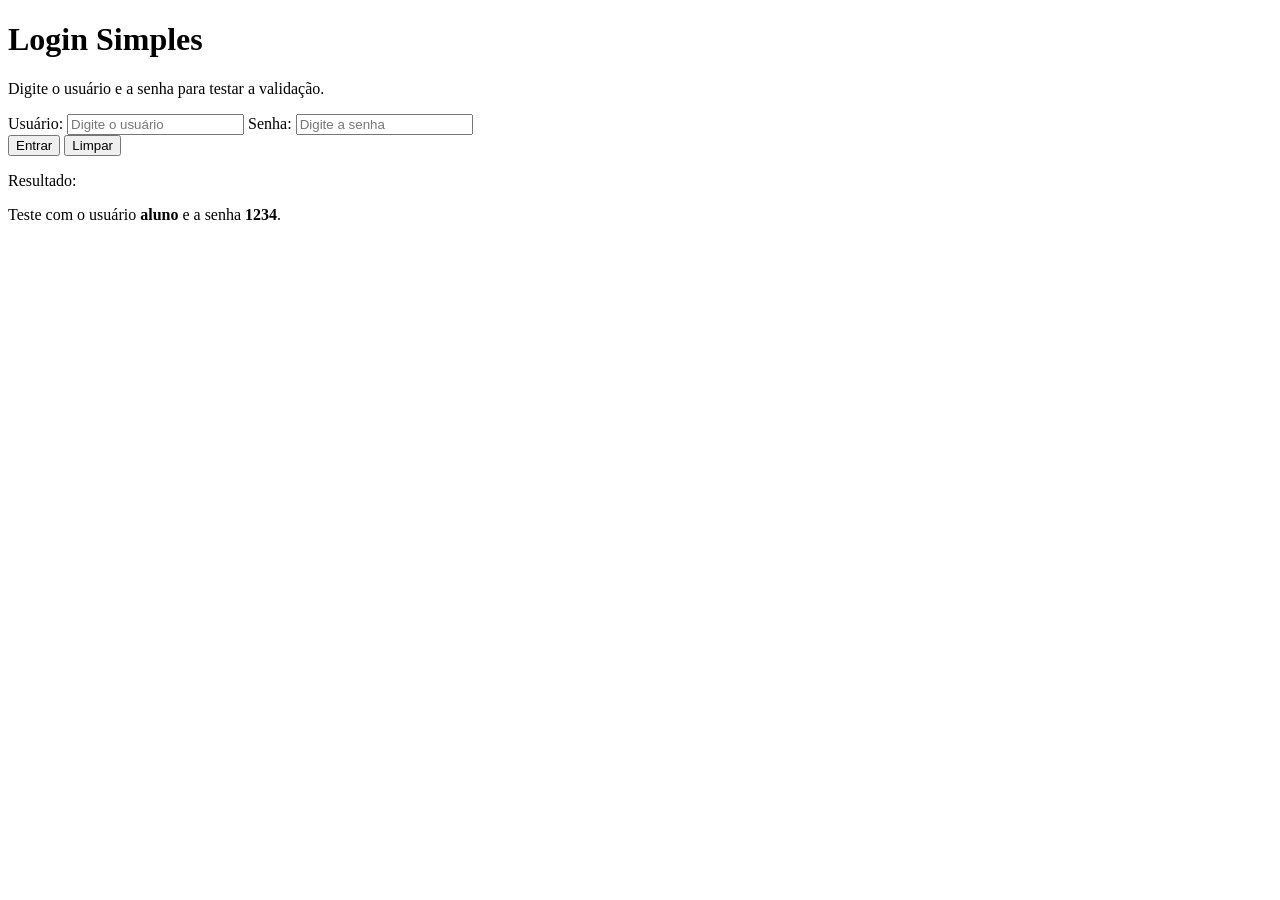
<file: exercicio 10/index.html>
<!DOCTYPE html>
<html lang="pt-br">
<head>
    <meta charset="UTF-8">
    <meta name="viewport" content="width=device-width, initial-scale=1.0">
    <title>exercicio 10 - login Simples</title>
</head>

<body>

    <main class="container">
        <h1>Login Simples</h1>
        <p>Digite o usuário e a senha para testar a validação.</p>
        
        <label for="usuario">Usuário:</label>
        <input type="text" id="usuario" placeholder="Digite o usuário">
        
        <label for="senha">Senha:</label>
        <input type="password" id="senha" placeholder="Digite a senha">


        <div class="botoes">
            <button onclick="verificarLogin()">Entrar</button>
            <button class="secundario" onclick="limparCampos()">Limpar</button>
        </div>
        
        
        <p id="resultado">Resultado: </p>
        <p class="dica">Teste com o usuário <strong>aluno</strong> e a senha <strong>1234</strong>.</p>
</main>
<script src="script.js"></script>


</body>
</html>
</file>
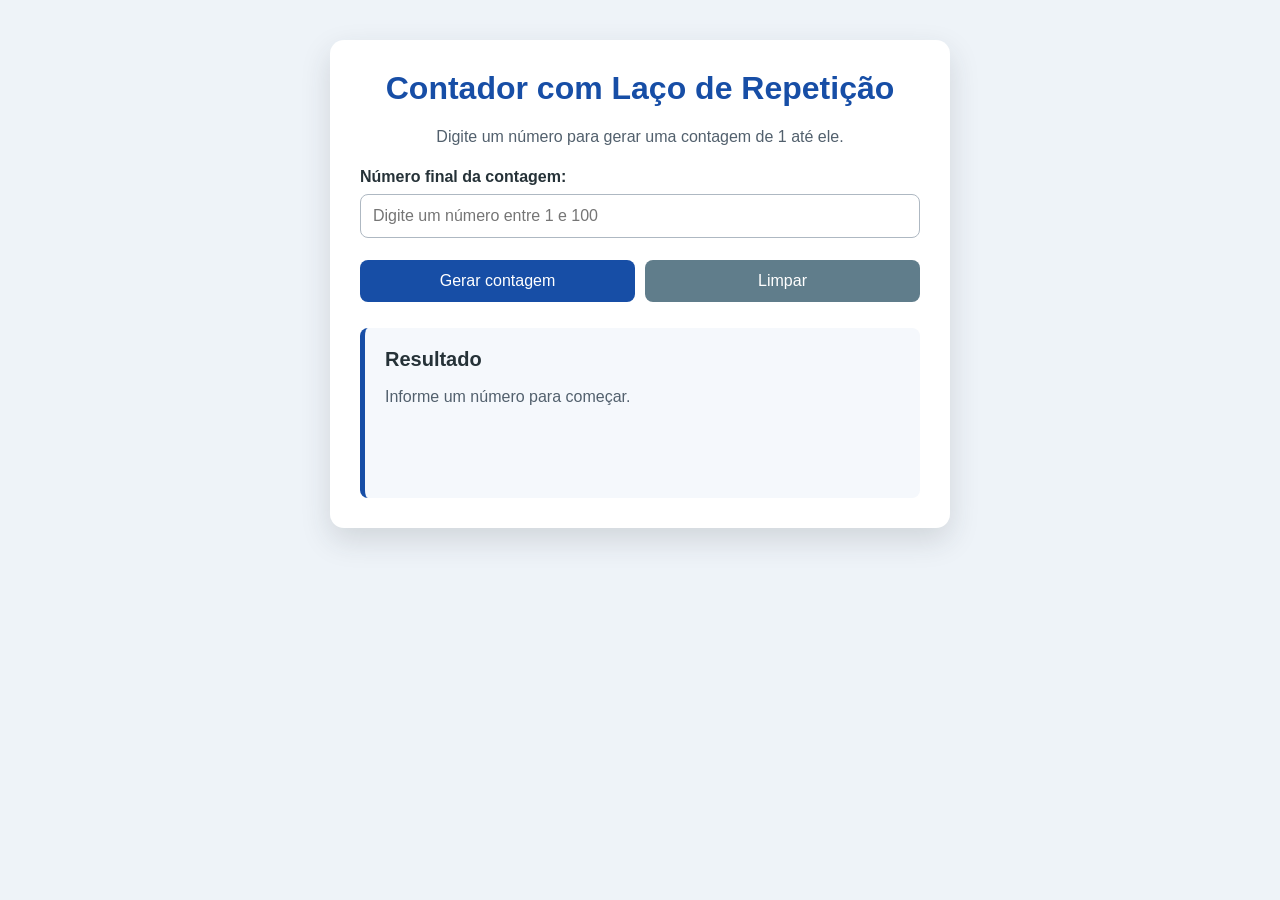
<file: exercicio 11/index.html>
<!DOCTYPE html>
<html lang="pt-BR">

<head>
  <meta charset="UTF-8">
  <meta name="viewport" content="width=device-width, initial-scale=1.0">
  <title>Exercício 11 — Contador com Laço</title>
  <link rel="stylesheet" href="estilo.css">
</head>

<body>
  <main class="container">
    <h1>Contador com Laço de Repetição</h1>
    <p>Digite um número para gerar uma contagem de 1 até ele.</p>

    <label for="limite">Número final da contagem:</label>
    <input type="number" id="limite" min="1" max="100" placeholder="Digite um número entre 1 e 100">

    <div class="botoes">
      <button onclick="gerarContagem()">Gerar contagem</button>
      <button class="secundario" onclick="limparCampos()">Limpar</button>
    </div>

    <section class="painel-resultado">
      <h2>Resultado</h2>
      <p id="mensagem">Informe um número para começar.</p>
      <p id="resultado" aria-live="polite"></p>
    </section>
  </main>

  <script src="script.js"></script>
</body>

</html>
</file>
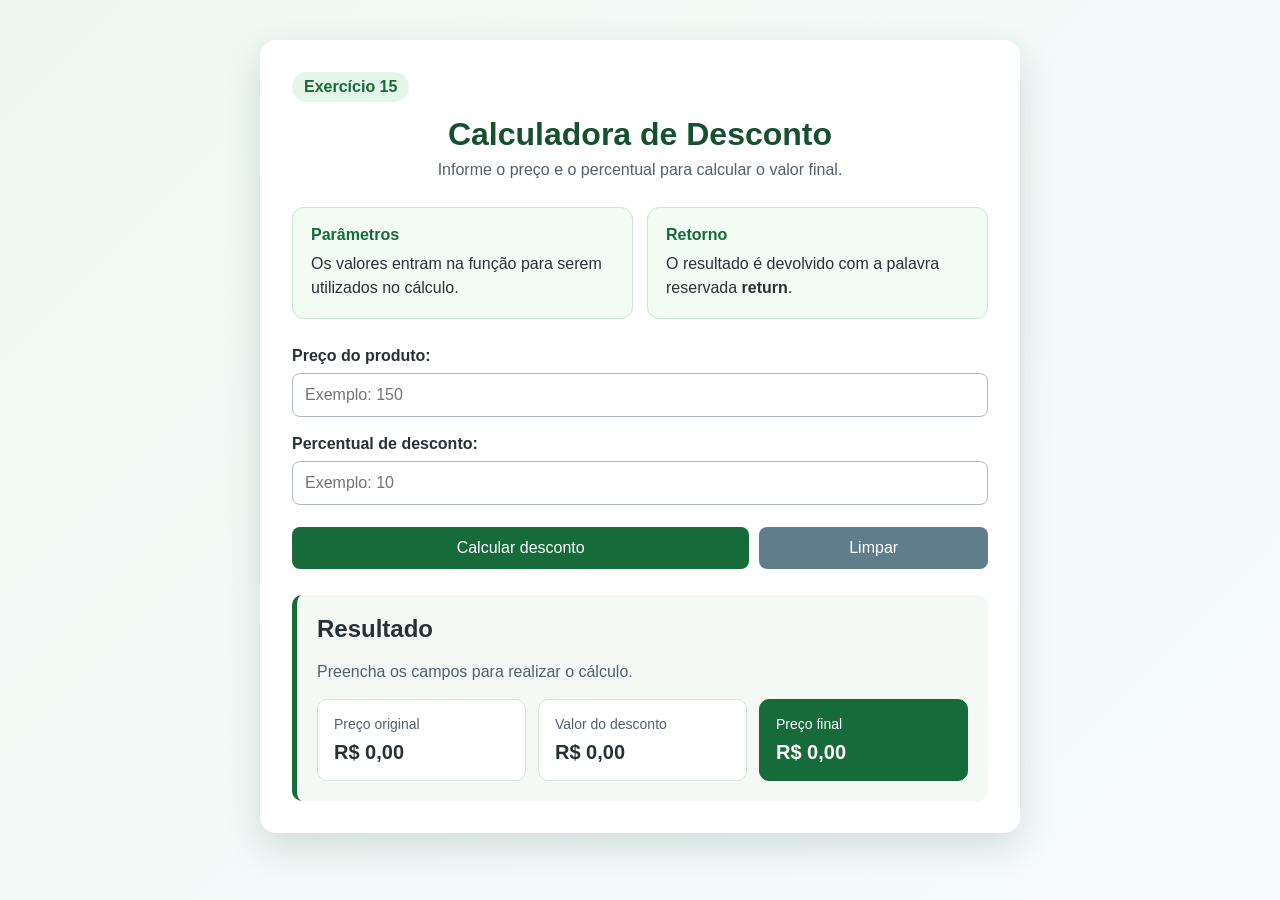
<file: exercicio 15/index.html>
<!DOCTYPE html>
<html lang="pt-BR">
<head>
    <meta charset="UTF-8">
    <meta name="viewport" content="width=device-width, initial-scale=1.0">
    <title>Exercício 15 — Calculadora de Desconto</title>
    <link rel="stylesheet" href="style.css">
</head>
<body>
    <main class="container">
        <span class="etiqueta">Exercício 15</span>
        <h1>Calculadora de Desconto</h1>
        <p class="introducao">
            Informe o preço e o percentual para calcular o valor final.
        </p>

        <section class="explicacao-funcao">
            <article>
                <span>Parâmetros</span>
                <p>Os valores entram na função para serem utilizados no cálculo.</p>
            </article>

            <article>
                <span>Retorno</span>
                <p>O resultado é devolvido com a palavra reservada <strong>return</strong>.</p>
            </article>
        </section>

        <label for="preco">Preço do produto:</label>
        <input
            type="number"
            id="preco"
            min="0"
            step="0.01"
            placeholder="Exemplo: 150"
        >

        <label for="percentual">Percentual de desconto:</label>
        <input
            type="number"
            id="percentual"
            min="0"
            max="100"
            step="1"
            placeholder="Exemplo: 10"
        >

        <div class="botoes">
            <button onclick="mostrarCalculo()">Calcular desconto</button>
            <button class="secundario" onclick="limpar()">Limpar</button>
        </div>

        <section class="resultado" aria-live="polite">
            <h2>Resultado</h2>
            <p id="mensagem">Preencha os campos para realizar o cálculo.</p>

            <div class="valores">
                <article>
                    <span>Preço original</span>
                    <strong id="precoOriginal">R$ 0,00</strong>
                </article>

                <article>
                    <span>Valor do desconto</span>
                    <strong id="valorDesconto">R$ 0,00</strong>
                </article>

                <article class="destaque">
                    <span>Preço final</span>
                    <strong id="precoFinal">R$ 0,00</strong>
                </article>
            </div>
        </section>
    </main>

    <script src="script.js"></script>
</body>
</html>
</file>
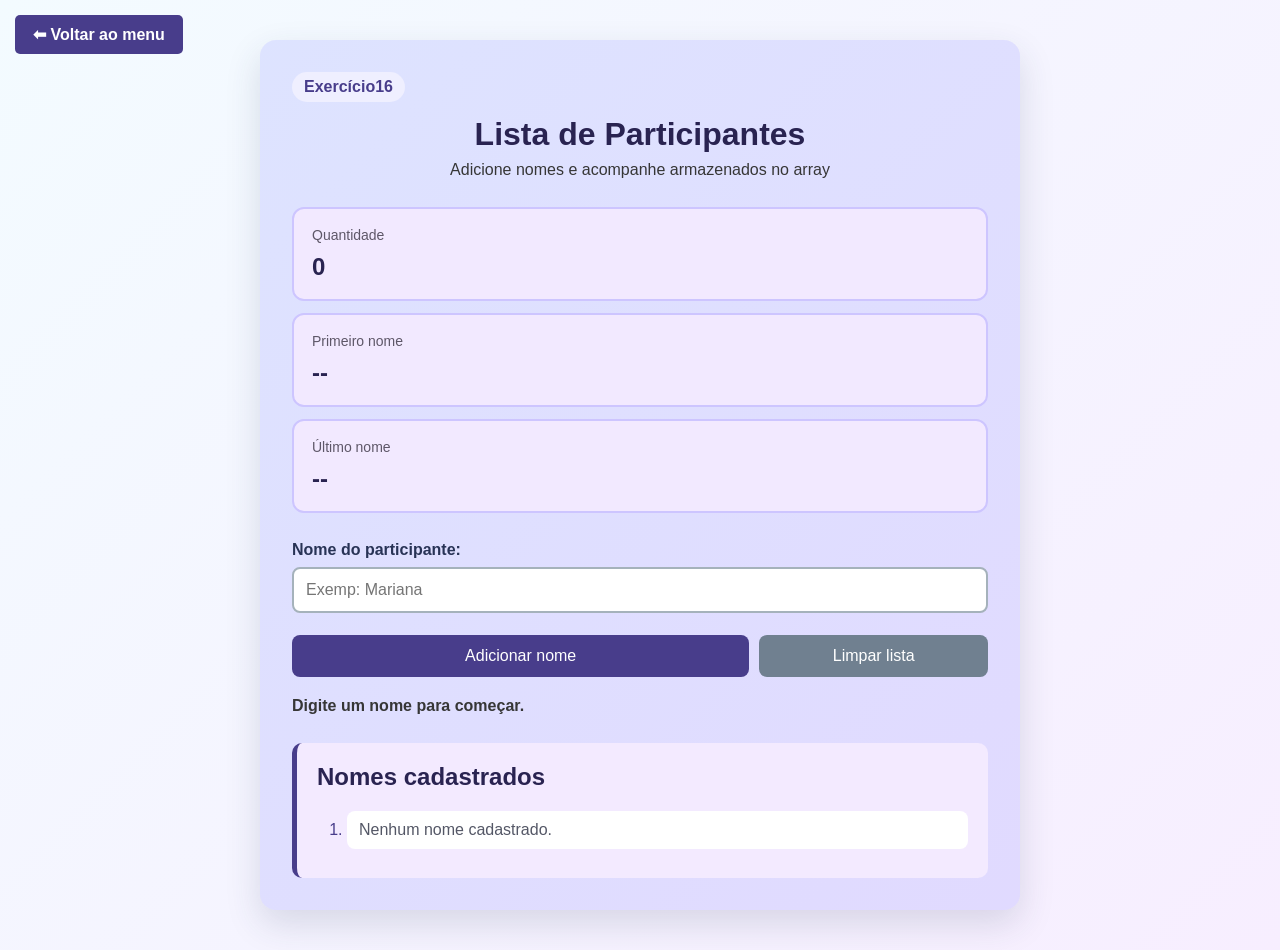
<file: exercicio 16/index.html>
<!DOCTYPE html>
<html lang="en">
<head>
    <meta charset="UTF-8">
    <meta name="viewport" content="width=device-width, initial-scale=1.0">
    <title>Exercício16</title>
    <link rel="stylesheet" href="style.css">
</head>
<body>

    <a href="../" class="btn-voltar">⬅ Voltar ao menu</a>
    
    <main class="container">
        <span class="etiqueta">Exercício16</span>
        <h1>Lista de Participantes</h1>
        <p class="introdução">Adicione nomes e acompanhe armazenados no array</p>
    
        <section class="painel-array">
            <article>
                <span>Quantidade</span>
                <strong id="quantidade">0</strong>
            </article>

            <article>
                <span>Primeiro nome</span>
                <strong id="primeiroNome">--</strong>
            </article>

            <article>
                <span>Último nome</span>
                <strong id="ultimoNome">--</strong>
            </article>
        </section>

        <label for="nome">Nome do participante:</label>
        <input 
            type="text"
            id="nome"
            placeholder="Exemp: Mariana"
            autocomplete="off"
        >

        <div class="botões">
            <button onclick="adicionarNome()">Adicionar nome</button>
            <button class="secundario" onclick="limparLista()">Limpar lista</button>
        </div>

        <p id="mensagem" class="mensagem" aria-live="polite">
            Digite um nome para começar.
        </p>

        <section class="lista-container">
            <h2>Nomes cadastrados</h2>
            <ol id="listaNomes">
                <li class="vazio">Nenhum nome cadastrado.</li>
            </ol>
        </section>
    </main>

    <script src="script.js"></script>
</body>
</html>
</file>
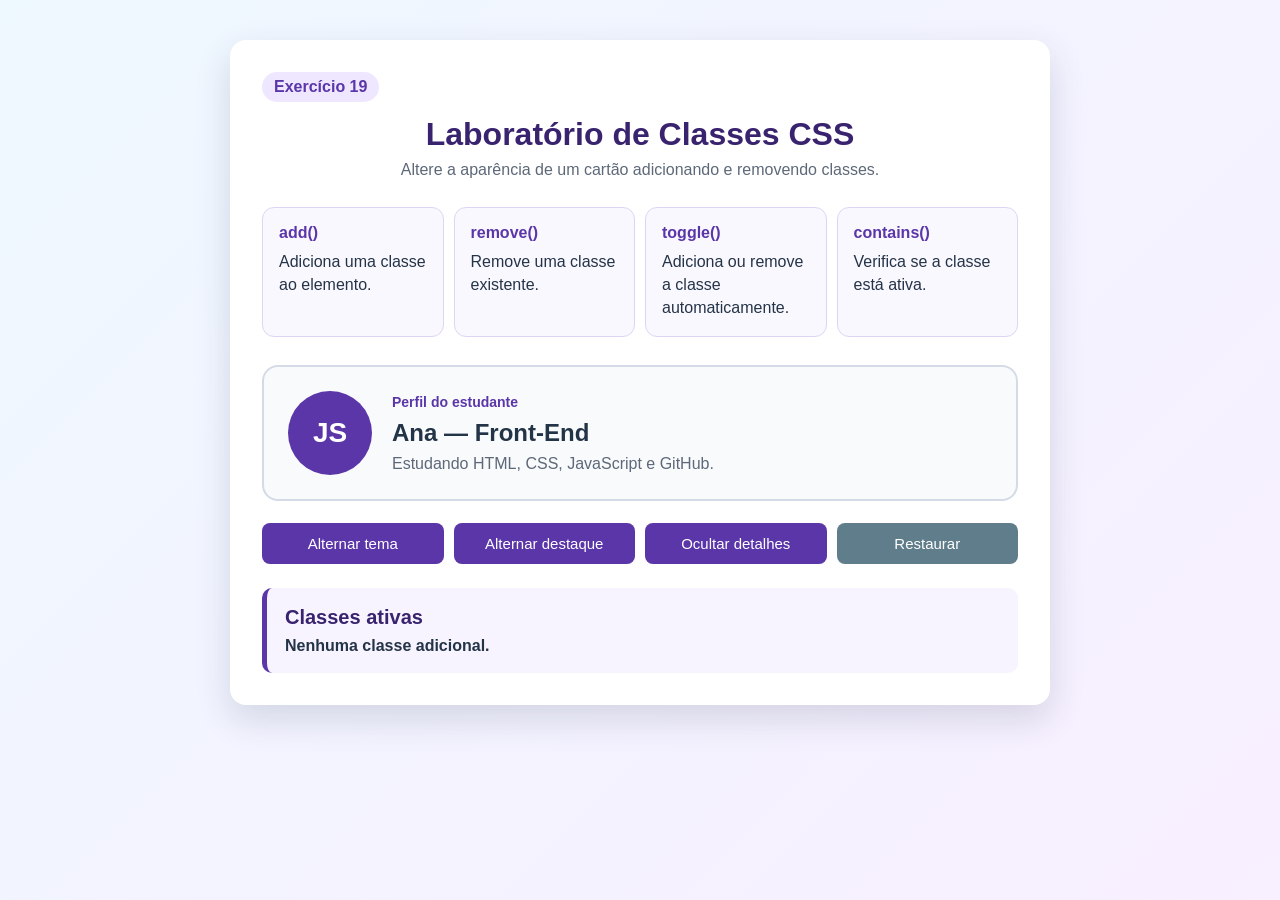
<file: exercicio 19/index.html>
<!DOCTYPE html>
<html lang="pt-BR">
<head>
    <meta charset="UTF-8">
    <meta name="viewport" content="width=device-width, initial-scale=1.0">
    <title>Exercício 19 — Manipulando Classes com classList</title>
    <link rel="stylesheet" href="style.css">
</head>
<body>
    <main class="container">
        <span class="etiqueta">Exercício 19</span>
        <h1>Laboratório de Classes CSS</h1>
        <p class="introducao">
            Altere a aparência de um cartão adicionando e removendo classes.
        </p>
 
        <section class="conceitos">
            <article>
                <span>add()</span>
                <p>Adiciona uma classe ao elemento.</p>
            </article>
 
            <article>
                <span>remove()</span>
                <p>Remove uma classe existente.</p>
            </article>
 
            <article>
                <span>toggle()</span>
                <p>Adiciona ou remove a classe automaticamente.</p>
            </article>
 
            <article>
                <span>contains()</span>
                <p>Verifica se a classe está ativa.</p>
            </article>
        </section>
 
        <section id="cartaoPerfil" class="cartao-perfil">
            <div class="avatar">JS</div>
 
            <div class="conteudo-cartao">
                <span class="categoria">Perfil do estudante</span>
                <h2>Ana — Front-End</h2>
                <p id="detalhes" class="detalhes">
                    Estudando HTML, CSS, JavaScript e GitHub.
                </p>
            </div>
        </section>
 
        <div class="botoes">
            <button id="btnTema">Alternar tema</button>
            <button id="btnDestaque">Alternar destaque</button>
            <button id="btnDetalhes">Ocultar detalhes</button>
            <button id="btnRestaurar" class="secundario">Restaurar</button>
        </div>
 
        <section class="status" aria-live="polite">
            <h2>Classes ativas</h2>
            <p id="classesAtivas">Nenhuma classe adicional.</p>
        </section>
    </main>
 
    <script src="script.js"></script>
</body>
</html>
</file>
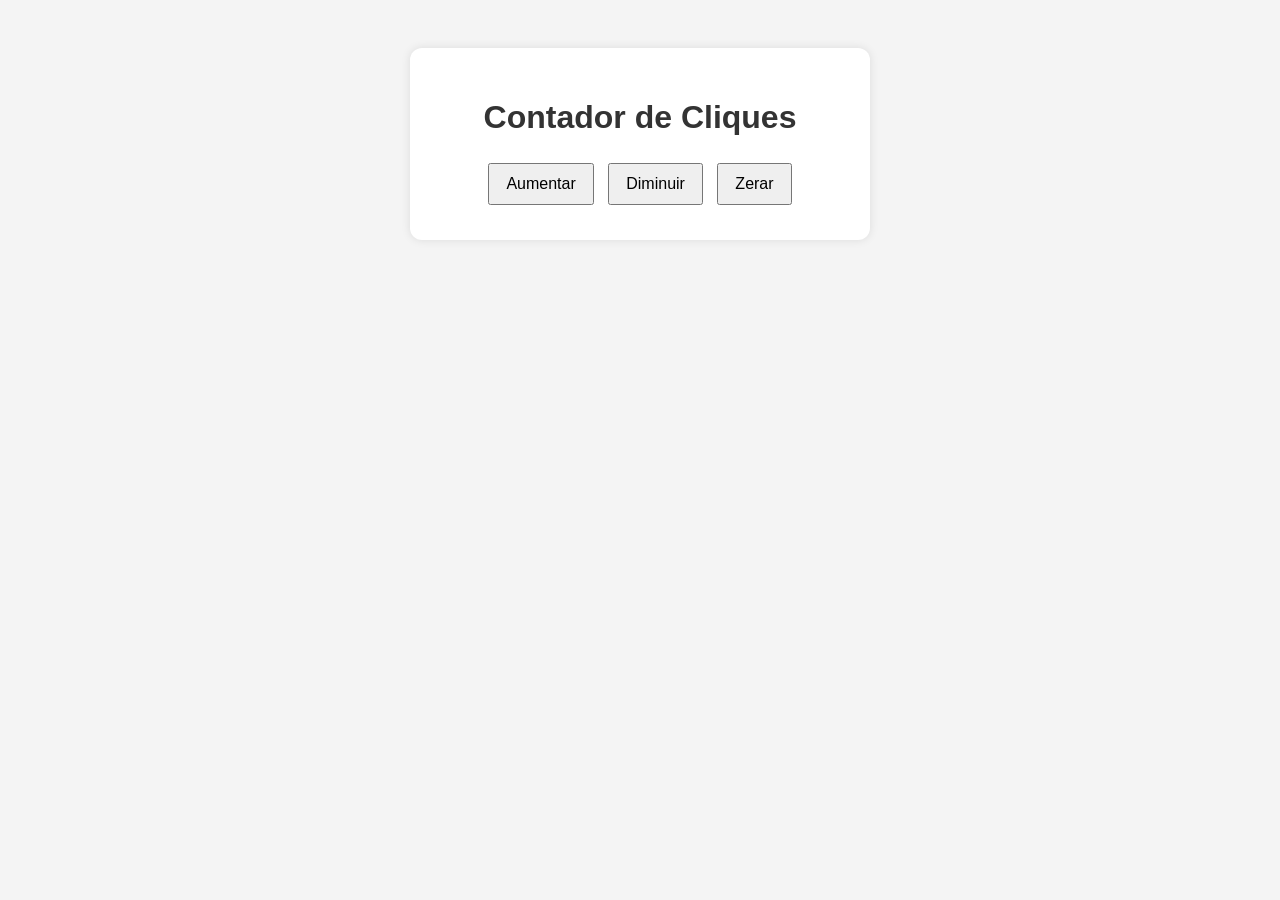
<file: exercicio 5/index.html>
<!DOCTYPE html>
<html lang="pt-BR"></html>
<head>
   <meta charset="UTF-8">
   <meta name="viewport" content="width=device-width, initial-scale=1.0"> 
   <title>Contador de Cliques</title>
   <link rel="stylesheet" href="style.css">
</head>
<body>
   <div class="container">
       <h1>Contador de Cliques</h1>
       <p id="contador"></p>

        <button onclick="aumentar()">Aumentar</button> 
        <button onclick="diminuir()">Diminuir</button> 
        <button onclick="zerar()">Zerar</button>
    </div>

    <script src="script.js"></script>
</body>
</html>
</file>
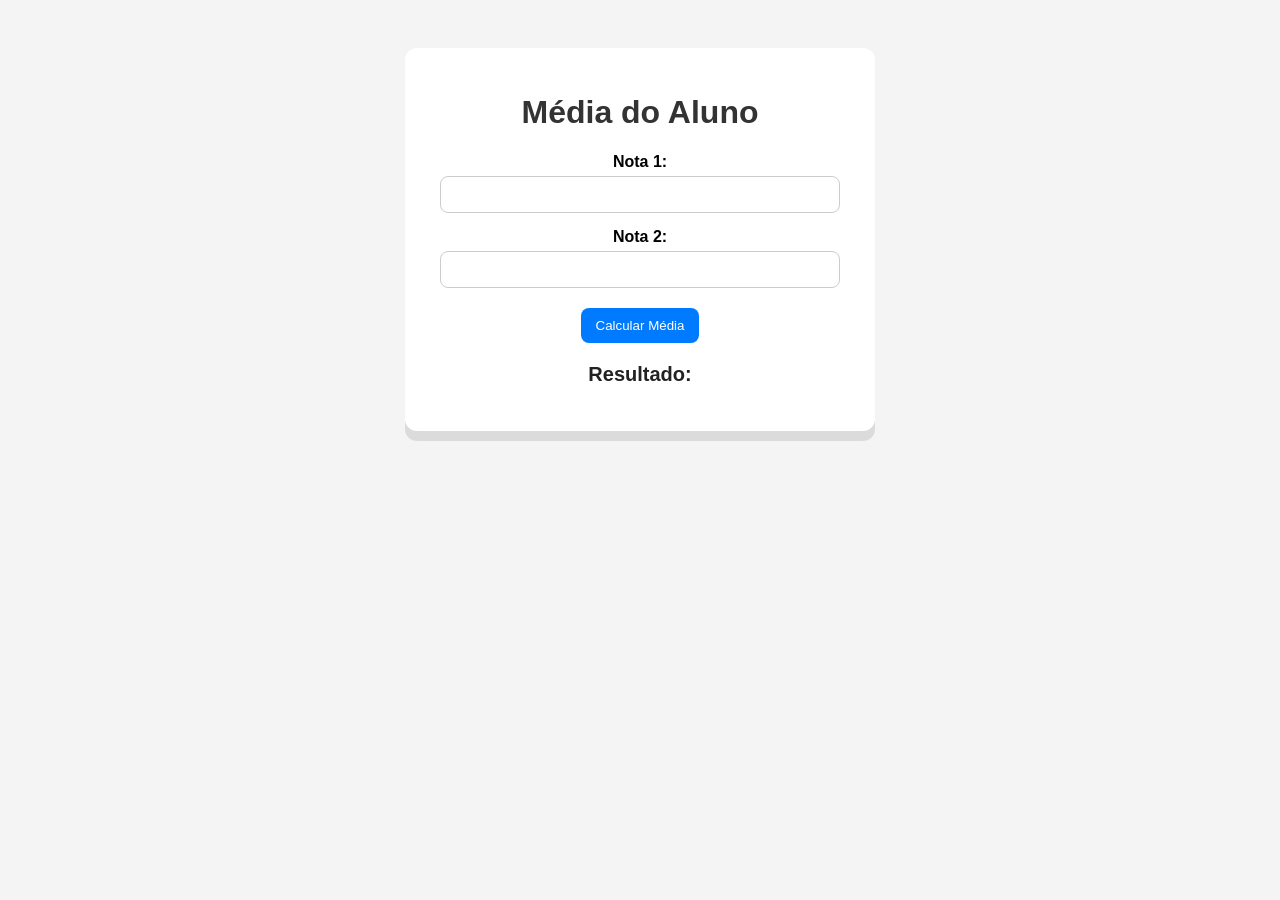
<file: exercicio 8/index.html>
<!DOCTYPE html>
<html lang="pt-BR">
<head>
<meta charset="UTF-8">
<meta name="viewport" content="width=device-width, initial-scale=1.0">
<title>Exercício 08</title>
<link rel="stylesheet" href="estilo.css">
</head>
<body>
<div class="container">
<h1>Média do Aluno</h1>
<label for="nota1">Nota 1:</label>
<input type="number" id="nota1">
<label for="nota2">Nota 2:</label>
<input type="number" id="nota2">
<button onclick="calcularMedia()">Calcular Média</button>
<p id="resultado">Resultado: </p>
</div>
<script src="script.js"></script>
</body>
</html>
</file>
<file: exercicio 11/estilo.css>
* {
  box-sizing: border-box;
}

body {
  font-family: Arial, sans-serif;
  background-color: #eef3f8;
  color: #263238;
  margin: 0;
  padding: 40px 16px;
}

.container {
  width: 100%;
  max-width: 620px;
  margin: auto;
  padding: 30px;
  background-color: white;
  border-radius: 14px;
  box-shadow: 0 12px 30px rgba(38, 50, 56, 0.15);
}

h1 {
  margin-top: 0;
  color: #174ea6;
  text-align: center;
}

.container>p {
  color: #52606d;
  text-align: center;
}

label {
  display: block;
  margin-top: 22px;
  font-weight: bold;
}

input {
  width: 100%;
  margin-top: 8px;
  padding: 12px;
  border: 1px solid #aeb8c2;
  border-radius: 8px;
  font-size: 16px;
}

input:focus {
  border-color: #174ea6;
  outline: 3px solid rgba(23, 78, 166, 0.15);
}

.botoes {
  display: flex;
  gap: 10px;
  margin-top: 22px;
}

button {
  flex: 1;
  padding: 12px 16px;
  border: none;
  border-radius: 8px;
  background-color: #174ea6;
  color: white;
  font-size: 16px;
  cursor: pointer;
}

button:hover {
  background-color: #0f3d82;
}

button.secundario {
  background-color: #607d8b;
}

button.secundario:hover {
  background-color: #455a64;
}

.painel-resultado {
  margin-top: 26px;
  padding: 20px;
  border-left: 5px solid #174ea6;
  border-radius: 8px;
  background-color: #f5f8fc;
}

.painel-resultado h2 {
  margin-top: 0;
  font-size: 20px;
}

#mensagem {
  color: #52606d;
}

#resultado {
  min-height: 52px;
  margin-bottom: 0;
  color: #174ea6;
  font-size: 20px;
  font-weight: bold;
  line-height: 1.7;
  overflow-wrap: anywhere;
}

@media (max-width: 520px) {
  body {
    padding: 20px 12px;
  }

  .container {
    padding: 22px;
  }

  h1 {
    font-size: 25px;
  }

  .botoes {
    flex-direction: column;
  }

  #resultado {
    font-size: 18px;
  }
}
</file>
<file: exercicio 15/style.css>
* {
    box-sizing: border-box;
}

body {
    min-height: 100vh;
    margin: 0;
    padding: 40px 16px;
    font-family: Arial, sans-serif;
    color: #263238;
    background: linear-gradient(135deg, #eef8f1, #f7fbff);
}

.container {
    width: 100%;
    max-width: 760px;
    margin: auto;
    padding: 32px;
    background-color: white;
    border-radius: 16px;
    box-shadow: 0 14px 35px rgba(32, 72, 52, 0.16);
}

.etiqueta {
    display: inline-block;
    padding: 6px 12px;
    color: #176b3a;
    background-color: #e5f5ea;
    border-radius: 999px;
    font-weight: bold;
}

h1 {
    margin: 14px 0 8px;
    color: #174f31;
    text-align: center;
}

.introducao {
    margin: 0;
    color: #52606d;
    text-align: center;
}

.explicacao-funcao {
    display: grid;
    grid-template-columns: repeat(2, 1fr);
    gap: 14px;
    margin: 28px 0;
}

.explicacao-funcao article {
    padding: 18px;
    border: 1px solid #cae5d3;
    border-radius: 12px;
    background-color: #f3fbf5;
}

.explicacao-funcao span {
    color: #176b3a;
    font-weight: bold;
}

.explicacao-funcao p {
    margin: 8px 0 0;
    line-height: 1.5;
}

label {
    display: block;
    margin-top: 18px;
    font-weight: bold;
}

input {
    width: 100%;
    margin-top: 8px;
    padding: 12px;
    border: 1px solid #aeb8c2;
    border-radius: 8px;
    font-size: 16px;
}

input:focus {
    border-color: #176b3a;
    outline: 3px solid rgba(23, 107, 58, 0.15);
}

.botoes {
    display: grid;
    grid-template-columns: 2fr 1fr;
    gap: 10px;
    margin-top: 22px;
}

button {
    padding: 12px 14px;
    border: none;
    border-radius: 8px;
    color: white;
    background-color: #176b3a;
    font-size: 16px;
    cursor: pointer;
}

button:hover {
    background-color: #10522c;
}

button.secundario {
    background-color: #607d8b;
}

button.secundario:hover {
    background-color: #455a64;
}

.resultado {
    margin-top: 26px;
    padding: 20px;
    border-left: 5px solid #176b3a;
    border-radius: 10px;
    background-color: #f4f9f5;
}

.resultado h2 {
    margin-top: 0;
}

#mensagem {
    color: #52606d;
}

.valores {
    display: grid;
    grid-template-columns: repeat(3, 1fr);
    gap: 12px;
    margin-top: 18px;
}

.valores article {
    padding: 16px;
    border: 1px solid #d8e4dc;
    border-radius: 10px;
    background-color: white;
}

.valores span {
    display: block;
    margin-bottom: 9px;
    color: #52606d;
    font-size: 14px;
}

.valores strong {
    color: #263238;
    font-size: 20px;
}

.valores .destaque {
    color: white;
    background-color: #176b3a;
    border-color: #176b3a;
}

.valores .destaque span,
.valores .destaque strong {
    color: white;
}

@media (max-width: 680px) {
    body {
        padding: 20px 12px;
    }

    .container {
        padding: 22px;
    }

    .explicacao-funcao,
    .valores,
    .botoes {
        grid-template-columns: 1fr;
    }
}
</file>
<file: exercicio 16/style.css>
* {
    box-sizing: border-box;
}

body {
    min-height: 100vh;
    margin: 0;
    padding: 40px 16px;
    font-family: Arial, Helvetica, sans-serif;
    color: rgb(40, 51, 86);
    background: linear-gradient(135deg, rgb(243, 251, 255), rgb(247, 238, 255));
}

.container {
    width: 100%;
    max-width: 760px;
    margin: auto;
    padding: 32px;
    background-color: rgba(0, 0, 255, 0.089);
    border-radius: 16px;
    box-shadow: 0 14px 35px rgba(47, 60, 90, 0.152);
}

.etiqueta {
    display: inline-block;
    padding: 6px 12px;
    color: darkslateblue;
    background-color: rgb(239, 239, 255);
    border-radius: 999px;
    font-weight: bold;
}

h1 {
    margin: 14px 0 8px;
    color: rgb(41, 35, 81);
    text-align: center;
}

.introdução {
    margin: 0;
    color: rgb(54, 54, 54);
    text-align: center;
}

.painel-array {
    display: grid;
    grid-template-columns: repeat();
    gap: 12px;
    margin: 28px 0;
}

.painel-array article {
    padding: 18px;
    border: 2px solid rgb(205, 197, 255);
    border-radius: 12px;
    background-color: rgb(242, 233, 255);
}

.painel-array span {
    display: block;
    margin-bottom: 10px;
    color: rgb(94, 87, 104);
    font-size: 14px;
}

.painel-array strong {
    color: rgb(41, 35, 81);
    font-size: 24px;
}

label {
    display: block;
    margin-top: 18px;
    font-weight: bold;
}

input {
    width: 100%;
    margin-top: 8px;
    padding: 12px;
    border: 2px solid rgb(165, 178, 187);
    border-radius: 8px;
    font-size: 16px;
}

input:focus {
    border-color: darkslateblue;
    outline: 3px solid rgba(37, 31, 71, 0.162);
}

.botões {
    display: grid;
    grid-template-columns: 2fr 1fr;
    gap: 10px;
    margin-top: 22px;
}

button {
    padding: 12px 14px;
    border: none;
    border-radius: 8px;
    color: white;
    background-color: darkslateblue;
    font-size: 16px;
    cursor: pointer;
}

button:hover {
    background-color: rgb(48, 41, 94);
}

button.secundario{
    background-color: slategray;
}

button.secundario:hover {
    background-color: rgb(72, 81, 98);
}

.mensagem {
    min-height: 24px;
    margin: 20px 0 0;
    color: rgb(54, 54, 54);
    font-weight: bold;
}

.lista-container {
    margin-top: 22px;
    padding: 20px;
    border-left: 5px solid darkslateblue;
    border-radius: 10px;
    background-color: rgb(243, 234, 255);
}

.lista-container h2 {
    margin-top: 0;
    color: rgb(41, 35, 81);
}

ol {
    margin: 0;
    padding-left: 30px;
}

li {
    margin: 9px 0;
    padding: 10px 12px;
    border-radius: 8px;
    background-color: white;
}

li::marker {
    color: darkslateblue;
}

li.vazio {
    color: rgb(84, 87, 102);
}

@media (max-width: 680px) {
    body {
        padding: 20px 12px;
    }

    .container {
        padding: 22px;
    }

    .painel-array,
    .botões {
        grid-template-columns: 1fr;
    }
}

.btn-voltar {
    position: fixed;
    top: 15px;
    left: 15px;
    z-index: 9999;
    padding: 10px 18px;
    background-color: darkslateblue;
    color: white;
    text-decoration: none;
    font-weight: bold;
    border-radius: 5px;
}

.btn-voltar:hover {
    background-color: rgb(48, 41, 94);
}
</file>
<file: exercicio 19/style.css>
* {
    box-sizing: border-box;
}
 
body {
    min-height: 100vh;
    margin: 0;
    padding: 40px 16px;
    font-family: Arial, sans-serif;
    color: #243447;
    background: linear-gradient(135deg, #eef8ff, #f8efff);
}
 
.container {
    width: 100%;
    max-width: 820px;
    margin: auto;
    padding: 32px;
    background-color: white;
    border-radius: 16px;
    box-shadow: 0 14px 35px rgba(42, 55, 90, 0.16);
}
 
.etiqueta {
    display: inline-block;
    padding: 6px 12px;
    color: #5b36a8;
    background-color: #eee7ff;
    border-radius: 999px;
    font-weight: bold;
}
 
h1 {
    margin: 14px 0 8px;
    color: #39236f;
    text-align: center;
}
 
.introducao {
    margin: 0;
    color: #5d6878;
    text-align: center;
}
 
.conceitos {
    display: grid;
    grid-template-columns: repeat(4, 1fr);
    gap: 10px;
    margin: 28px 0;
}
 
.conceitos article {
    padding: 16px;
    border: 1px solid #ded4f5;
    border-radius: 12px;
    background-color: #faf8ff;
}
 
.conceitos span {
    color: #5b36a8;
    font-weight: bold;
}
 
.conceitos p {
    margin: 8px 0 0;
    line-height: 1.45;
}
 
.cartao-perfil {
    display: flex;
    align-items: center;
    gap: 20px;
    padding: 24px;
    border: 2px solid #d5dbe6;
    border-radius: 16px;
    background-color: #f8fafc;
    transition: 0.25s;
}
 
.avatar {
    display: grid;
    flex: 0 0 84px;
    height: 84px;
    place-items: center;
    border-radius: 50%;
    color: white;
    background-color: #5b36a8;
    font-size: 28px;
    font-weight: bold;
}
 
.conteudo-cartao h2 {
    margin: 8px 0;
}
 
.categoria {
    color: #5b36a8;
    font-size: 14px;
    font-weight: bold;
}
 
.detalhes {
    margin: 0;
    color: #5d6878;
}
 
.cartao-perfil.tema-escuro {
    color: white;
    background-color: #172033;
    border-color: #30415f;
}
 
.cartao-perfil.tema-escuro .detalhes {
    color: #cbd5e1;
}
 
.cartao-perfil.destaque {
    border-color: #ffb000;
    box-shadow: 0 0 0 5px rgba(255, 176, 0, 0.2);
    transform: translateY(-4px);
}
 
.detalhes.oculto {
    display: none;
}
 
.botoes {
    display: grid;
    grid-template-columns: repeat(4, 1fr);
    gap: 10px;
    margin-top: 22px;
}
 
button {
    padding: 12px 10px;
    border: none;
    border-radius: 8px;
    color: white;
    background-color: #5b36a8;
    font-size: 15px;
    cursor: pointer;
}
 
button:hover {
    background-color: #452782;
}
 
button.secundario {
    background-color: #607d8b;
}
 
button.secundario:hover {
    background-color: #455a64;
}
 
.status {
    margin-top: 24px;
    padding: 18px;
    border-left: 5px solid #5b36a8;
    border-radius: 10px;
    background-color: #f7f4ff;
}
 
.status h2 {
    margin: 0 0 8px;
    color: #39236f;
    font-size: 20px;
}
 
.status p {
    margin: 0;
    font-weight: bold;
}
 
@media (max-width: 760px) {
    .conceitos,
    .botoes {
        grid-template-columns: repeat(2, 1fr);
    }
}
 
@media (max-width: 520px) {
    body {
        padding: 20px 12px;
    }
 
    .container {
        padding: 22px;
    }
 
    .conceitos,
    .botoes {
        grid-template-columns: 1fr;
    }
 
    .cartao-perfil {
        flex-direction: column;
        text-align: center;
    }
}
</file>
<file: exercicio 5/style.css>
body {
  font-family: Arial, sans-serif; 
  background-color: #f4f4f4; 
  text-align: center;
  padding: 40px;
}

.container {
   background: white;
   padding: 30px;
   border-radius: 12px;
   max-width: 400px;
   margin: auto;
   box-shadow: 0 0 10px rgba(0, 0, 0, 0.1);
}

h1 {
  color: #333;
}

#contador {
  font-size: 40px;
  font-weight: bold;
  margin: 20px 0;
}

button {
  margin: 5px;
  font-size: 16px;
  cursor: pointer;
  padding: 10px 16px;
}
</file>
<file: exercicio 8/estilo.css>
body {
font-family: Arial, sans-serif;
background-color:
#f4f4f4;
text-align: center;
padding: 40px;
}
.container {
background-color:
white;
max-width: 420px;
margin: auto;
padding: 25px;
border-radius: 12px;
box-shadow: 0 10px rgba(0, 0, 0, 0.1);
}
h1 {
color: #333;
}
label {
display: block;
margin-top: 15px;
font-weight: bold;
}
input {
width: 90%;
padding: 10px;
margin-top: 5px;
border: 1px solid #ccc;
border-radius: 8px;
}
button {
margin-top: 20px;
padding: 10px 15px;
border: none;
border-radius: 8px;
background-color: #007bff;
color: white;
cursor: pointer;
}
button:hover {
background-color: #0056b3;
}
#resultado {
margin-top: 20px;
font-size: 20px;
font-weight: bold;
color: #222;
}
</file>
